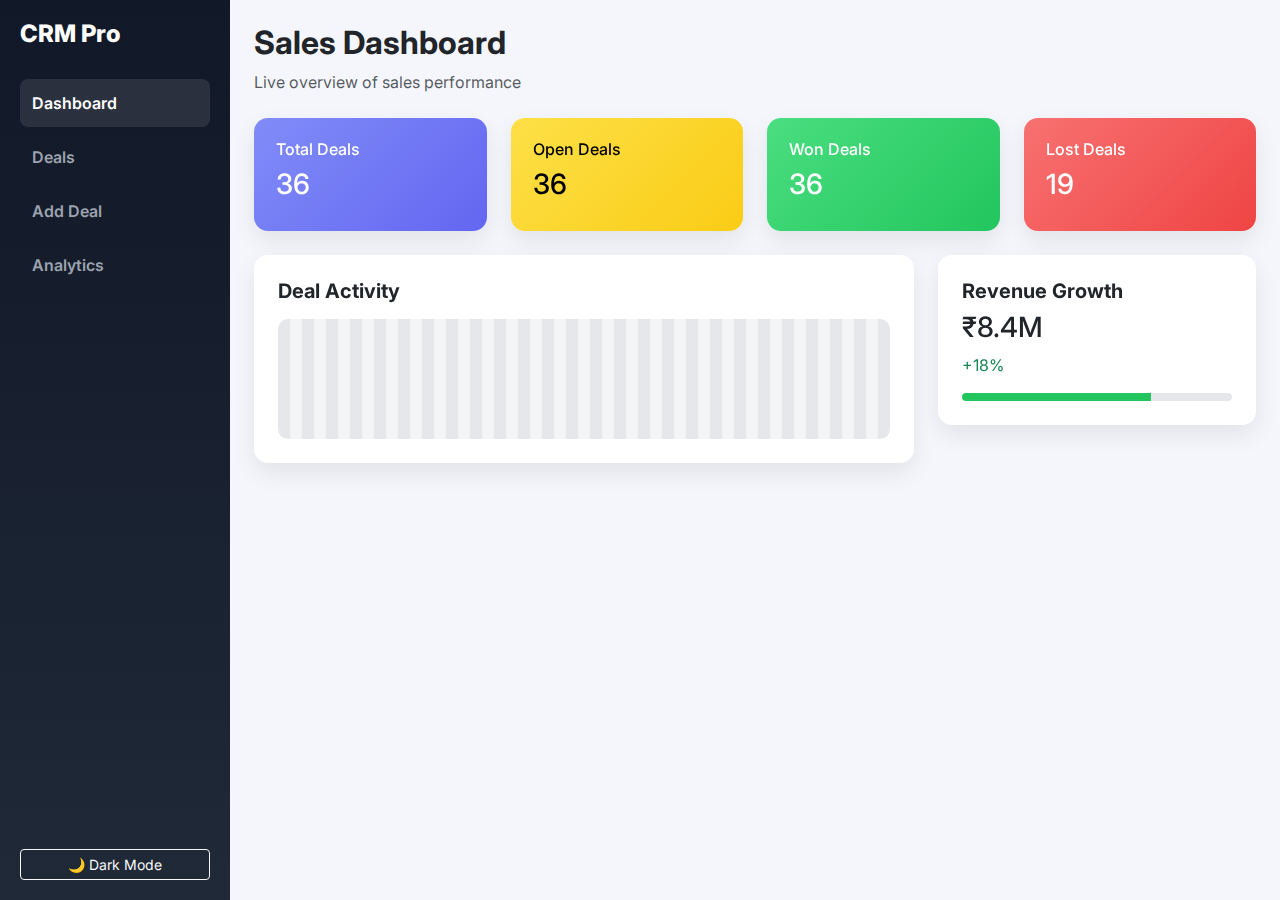
<file: index.html>
<!DOCTYPE html>
<html lang="en">
<head>
<meta charset="UTF-8">
<title>Sales Dashboard</title>
<meta name="viewport" content="width=device-width, initial-scale=1">
<link href="https://cdn.jsdelivr.net/npm/bootstrap@5.3.2/dist/css/bootstrap.min.css" rel="stylesheet">
<link href="styles.css" rel="stylesheet">
</head>

<body class="light-mode">

<div class="d-flex">

  <aside class="sidebar">
    <h4 class="logo">CRM Pro</h4>
    <a href="index.html" class="active">Dashboard</a>
    <a href="deals.html">Deals</a>
    <a href="add-deal.html">Add Deal</a>
    <a href="analytics.html">Analytics</a>
    <div class="mt-auto">
      <button class="btn btn-sm btn-outline-light w-100 mt-4" onclick="toggleTheme()">🌙 Dark Mode</button>
    </div>
  </aside>

  <main class="content p-4">

    <h2 class="fw-bold">Sales Dashboard</h2>
    <p class="text-muted mb-4">Live overview of sales performance</p>

    <div class="row g-4 mb-4">
      <div class="col-md-3">
        <div class="card stat-card stat-primary">
          <h6>Total Deals</h6>
          <h3 class="counter" data-target="128">0</h3>
        </div>
      </div>
      <div class="col-md-3">
        <div class="card stat-card stat-open">
          <h6>Open Deals</h6>
          <h3 class="counter" data-target="42">0</h3>
        </div>
      </div>
      <div class="col-md-3">
        <div class="card stat-card stat-won">
          <h6>Won Deals</h6>
          <h3 class="counter" data-target="67">0</h3>
        </div>
      </div>
      <div class="col-md-3">
        <div class="card stat-card stat-lost">
          <h6>Lost Deals</h6>
          <h3 class="counter" data-target="19">0</h3>
        </div>
      </div>
    </div>

    <div class="row g-4">
      <div class="col-md-8">
        <div class="card p-4">
          <h5 class="fw-bold mb-3">Deal Activity</h5>
          <div class="mini-chart"></div>
        </div>
      </div>
      <div class="col-md-4">
        <div class="card p-4">
          <h5 class="fw-bold">Revenue Growth</h5>
          <h3>₹8.4M</h3>
          <p class="text-success">+18%</p>
          <div class="mini-bar"></div>
        </div>
      </div>
    </div>

  </main>
</div>

<script src="script.js"></script>
</body>
</html>
</file>
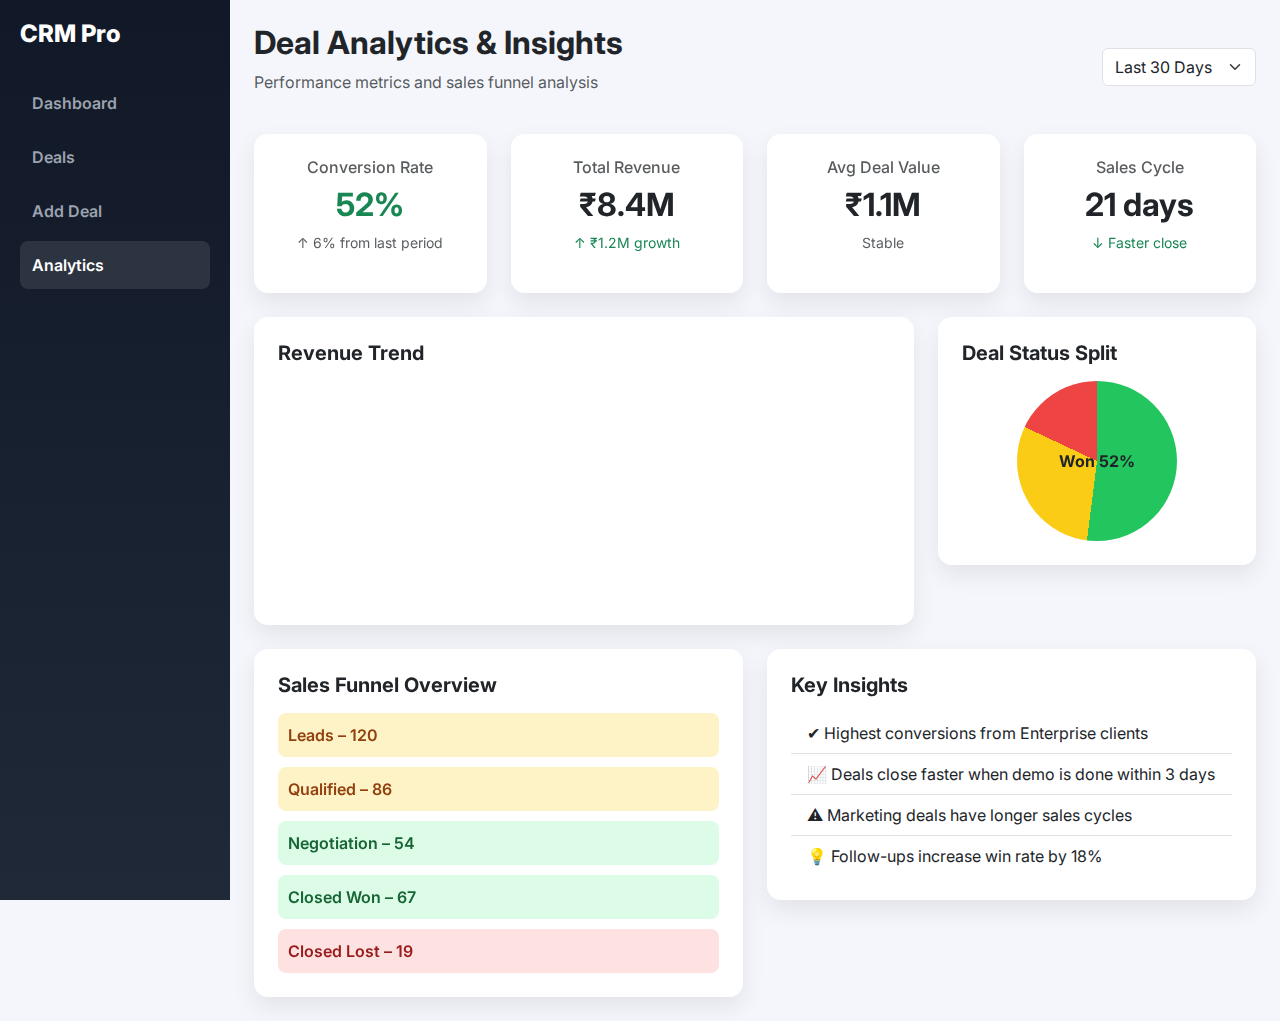
<file: analytics.html>
<!DOCTYPE html>
<html lang="en">
<head>
<meta charset="UTF-8">
<title>Deal Analytics & Insights</title>
<meta name="viewport" content="width=device-width, initial-scale=1">
<link href="https://cdn.jsdelivr.net/npm/bootstrap@5.3.2/dist/css/bootstrap.min.css" rel="stylesheet">
<link href="styles.css" rel="stylesheet">
</head>

<body>
<div class="d-flex">

  <aside class="sidebar">
    <h4 class="logo">CRM Pro</h4>
    <a href="index.html">Dashboard</a>
    <a href="deals.html">Deals</a>
    <a href="add-deal.html">Add Deal</a>
    <a href="analytics.html" class="active">Analytics</a>
  </aside>

  <main class="content p-4">

    <div class="d-flex justify-content-between align-items-center mb-4">
      <div>
        <h2 class="fw-bold">Deal Analytics & Insights</h2>
        <p class="text-muted">Performance metrics and sales funnel analysis</p>
      </div>
      <select class="form-select w-auto">
        <option>Last 30 Days</option>
        <option>Last 6 Months</option>
        <option>This Year</option>
      </select>
    </div>

    <div class="row g-4 mb-4">
      <div class="col-md-3">
        <div class="card p-4 text-center">
          <h6 class="text-muted">Conversion Rate</h6>
          <h2 class="fw-bold text-success">52%</h2>
          <p class="small text-muted">↑ 6% from last period</p>
        </div>
      </div>
      <div class="col-md-3">
        <div class="card p-4 text-center">
          <h6 class="text-muted">Total Revenue</h6>
          <h2 class="fw-bold">₹8.4M</h2>
          <p class="small text-success">↑ ₹1.2M growth</p>
        </div>
      </div>
      <div class="col-md-3">
        <div class="card p-4 text-center">
          <h6 class="text-muted">Avg Deal Value</h6>
          <h2 class="fw-bold">₹1.1M</h2>
          <p class="small text-muted">Stable</p>
        </div>
      </div>
      <div class="col-md-3">
        <div class="card p-4 text-center">
          <h6 class="text-muted">Sales Cycle</h6>
          <h2 class="fw-bold">21 days</h2>
          <p class="small text-success">↓ Faster close</p>
        </div>
      </div>
    </div>

    <div class="row g-4 mb-4">
      <div class="col-md-8">
        <div class="card p-4">
          <h5 class="fw-bold mb-3">Revenue Trend</h5>
          <div class="chart-placeholder large-chart"></div>
        </div>
      </div>
      <div class="col-md-4">
        <div class="card p-4">
          <h5 class="fw-bold mb-3">Deal Status Split</h5>
          <div class="donut-chart">
            <span>Won 52%</span>
          </div>
        </div>
      </div>
    </div>

    <div class="row g-4">
      <div class="col-md-6">
        <div class="card p-4">
          <h5 class="fw-bold mb-3">Sales Funnel Overview</h5>
          <div class="funnel">
            <div class="funnel-stage open">Leads – 120</div>
            <div class="funnel-stage open">Qualified – 86</div>
            <div class="funnel-stage won">Negotiation – 54</div>
            <div class="funnel-stage won">Closed Won – 67</div>
            <div class="funnel-stage lost">Closed Lost – 19</div>
          </div>
        </div>
      </div>

      <div class="col-md-6">
        <div class="card p-4">
          <h5 class="fw-bold mb-3">Key Insights</h5>
          <ul class="list-group list-group-flush">
            <li class="list-group-item">✔ Highest conversions from Enterprise clients</li>
            <li class="list-group-item">📈 Deals close faster when demo is done within 3 days</li>
            <li class="list-group-item">⚠ Marketing deals have longer sales cycles</li>
            <li class="list-group-item">💡 Follow-ups increase win rate by 18%</li>
          </ul>
        </div>
      </div>
    </div>

  </main>
</div>

<script src="script.js"></script>
</body>
</html>
</file>
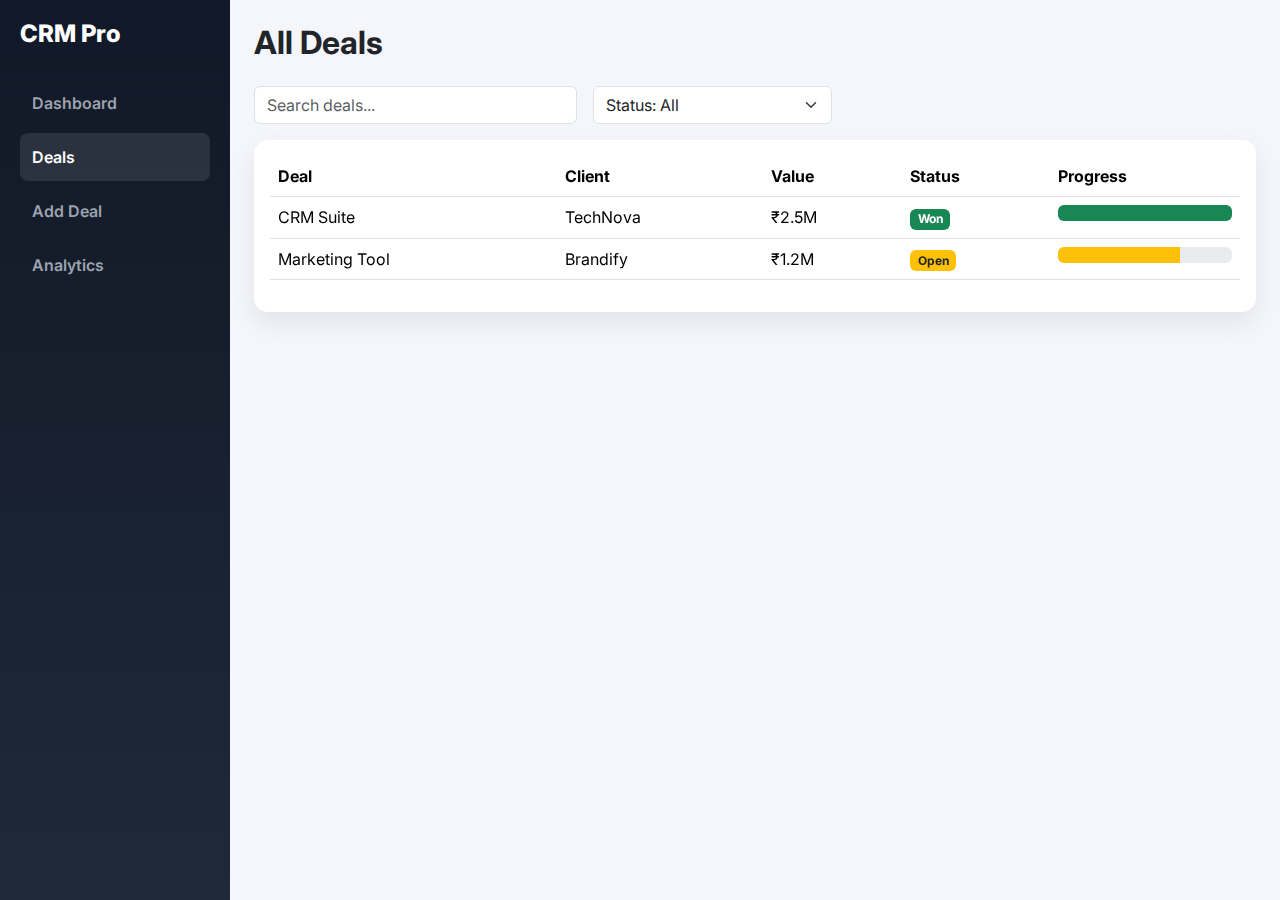
<file: deals.html>
<!DOCTYPE html>
<html lang="en">
<head>
<meta charset="UTF-8">
<title>All Deals</title>
<meta name="viewport" content="width=device-width, initial-scale=1">
<link href="https://cdn.jsdelivr.net/npm/bootstrap@5.3.2/dist/css/bootstrap.min.css" rel="stylesheet">
<link href="styles.css" rel="stylesheet">
</head>

<body>
<div class="d-flex">

<aside class="sidebar">
  <h4 class="logo">CRM Pro</h4>
  <a href="index.html">Dashboard</a>
  <a href="deals.html" class="active">Deals</a>
  <a href="add-deal.html">Add Deal</a>
  <a href="analytics.html">Analytics</a>
</aside>

<main class="content p-4">
  <h2 class="fw-bold mb-4">All Deals</h2>

  <div class="row g-3 mb-3">
    <div class="col-md-4">
      <input class="form-control" placeholder="Search deals...">
    </div>
    <div class="col-md-3">
      <select class="form-select">
        <option>Status: All</option>
        <option>Open</option>
        <option>Won</option>
        <option>Lost</option>
      </select>
    </div>
  </div>

  <div class="card p-3">
    <table class="table table-hover">
      <thead>
        <tr>
          <th>Deal</th>
          <th>Client</th>
          <th>Value</th>
          <th>Status</th>
          <th>Progress</th>
        </tr>
      </thead>
      <tbody>
        <tr>
          <td>CRM Suite</td>
          <td>TechNova</td>
          <td>₹2.5M</td>
          <td><span class="badge bg-success">Won</span></td>
          <td><div class="progress"><div class="progress-bar bg-success" style="width:100%"></div></div></td>
        </tr>
        <tr>
          <td>Marketing Tool</td>
          <td>Brandify</td>
          <td>₹1.2M</td>
          <td><span class="badge bg-warning text-dark">Open</span></td>
          <td><div class="progress"><div class="progress-bar bg-warning" style="width:70%"></div></div></td>
        </tr>
      </tbody>
    </table>
  </div>
</main>
</div>
<script src="script.js"></script>
</body>
</html>
</file>
<file: styles.css>
@import url('https://fonts.googleapis.com/css2?family=Inter:wght@400;600;700;800&display=swap');

:root {
  --bg-light: #f4f6fb;
  --bg-dark: #0f172a;
  --card-light: #ffffff;
  --card-dark: #1e293b;
  --text-light: #111827;
  --text-dark: #e5e7eb;
  --primary: #6366f1;
}

body {
  font-family: 'Inter', sans-serif;
  background: var(--bg-light);
}

body.dark-mode {
  background: var(--bg-dark);
  color: var(--text-dark);
}

.sidebar {
  width: 230px;
  height: 100vh;
  background: linear-gradient(180deg, #111827, #1f2937);
  padding: 20px;
  display: flex;
  flex-direction: column;
  position: fixed;
}
.sidebar a {
  color: #9ca3af;
  text-decoration: none;
  padding: 12px;
  border-radius: 8px;
  margin-bottom: 6px;
  font-weight: 600;
}
.sidebar a.active,
.sidebar a:hover {
  background: rgba(255,255,255,0.1);
  color: #fff;
}
.logo {
  color: #fff;
  font-weight: 800;
  margin-bottom: 30px;
}

.content {
  margin-left: 230px;
  width: 100%;
}

.card {
  border-radius: 14px;
  border: none;
  box-shadow: 0 10px 25px rgba(0,0,0,0.08);
  background: var(--card-light);
}
body.dark-mode .card {
  background: var(--card-dark);
}

.stat-card {
  padding: 22px;
  color: #fff;
}
.stat-primary { background: linear-gradient(135deg, #818cf8, #6366f1); }
.stat-open { background: linear-gradient(135deg, #fde047, #facc15); color:#000; }
.stat-won { background: linear-gradient(135deg, #4ade80, #22c55e); }
.stat-lost { background: linear-gradient(135deg, #f87171, #ef4444); }

.mini-chart {
  height: 120px;
  background: repeating-linear-gradient(
    90deg,
    #e5e7eb,
    #e5e7eb 12px,
    #f3f4f6 12px,
    #f3f4f6 24px
  );
  border-radius: 10px;
}

.mini-bar {
  height: 8px;
  background: linear-gradient(90deg, #22c55e 70%, #e5e7eb 70%);
  border-radius: 10px;
}

@media(max-width: 768px){
  .sidebar {
    position: relative;
    width: 100%;
    height: auto;
    flex-direction: row;
    overflow-x: auto;
  }
  .content {
    margin-left: 0;
  }
}

.large-chart {
  height: 220px;
}

.donut-chart {
  width: 160px;
  height: 160px;
  border-radius: 50%;
  background: conic-gradient(
    #22c55e 0% 52%,
    #facc15 52% 82%,
    #ef4444 82% 100%
  );
  display: flex;
  align-items: center;
  justify-content: center;
  font-weight: 700;
  margin: auto;
}

.funnel {
  display: flex;
  flex-direction: column;
  gap: 10px;
}
.funnel-stage {
  padding: 10px;
  border-radius: 8px;
  font-weight: 600;
}
.funnel-stage.open {
  background: #fef3c7;
  color: #92400e;
}
.funnel-stage.won {
  background: #dcfce7;
  color: #166534;
}
.funnel-stage.lost {
  background: #fee2e2;
  color: #991b1b;
}
.funnel-stage span {
  float: right;
}
</file>
